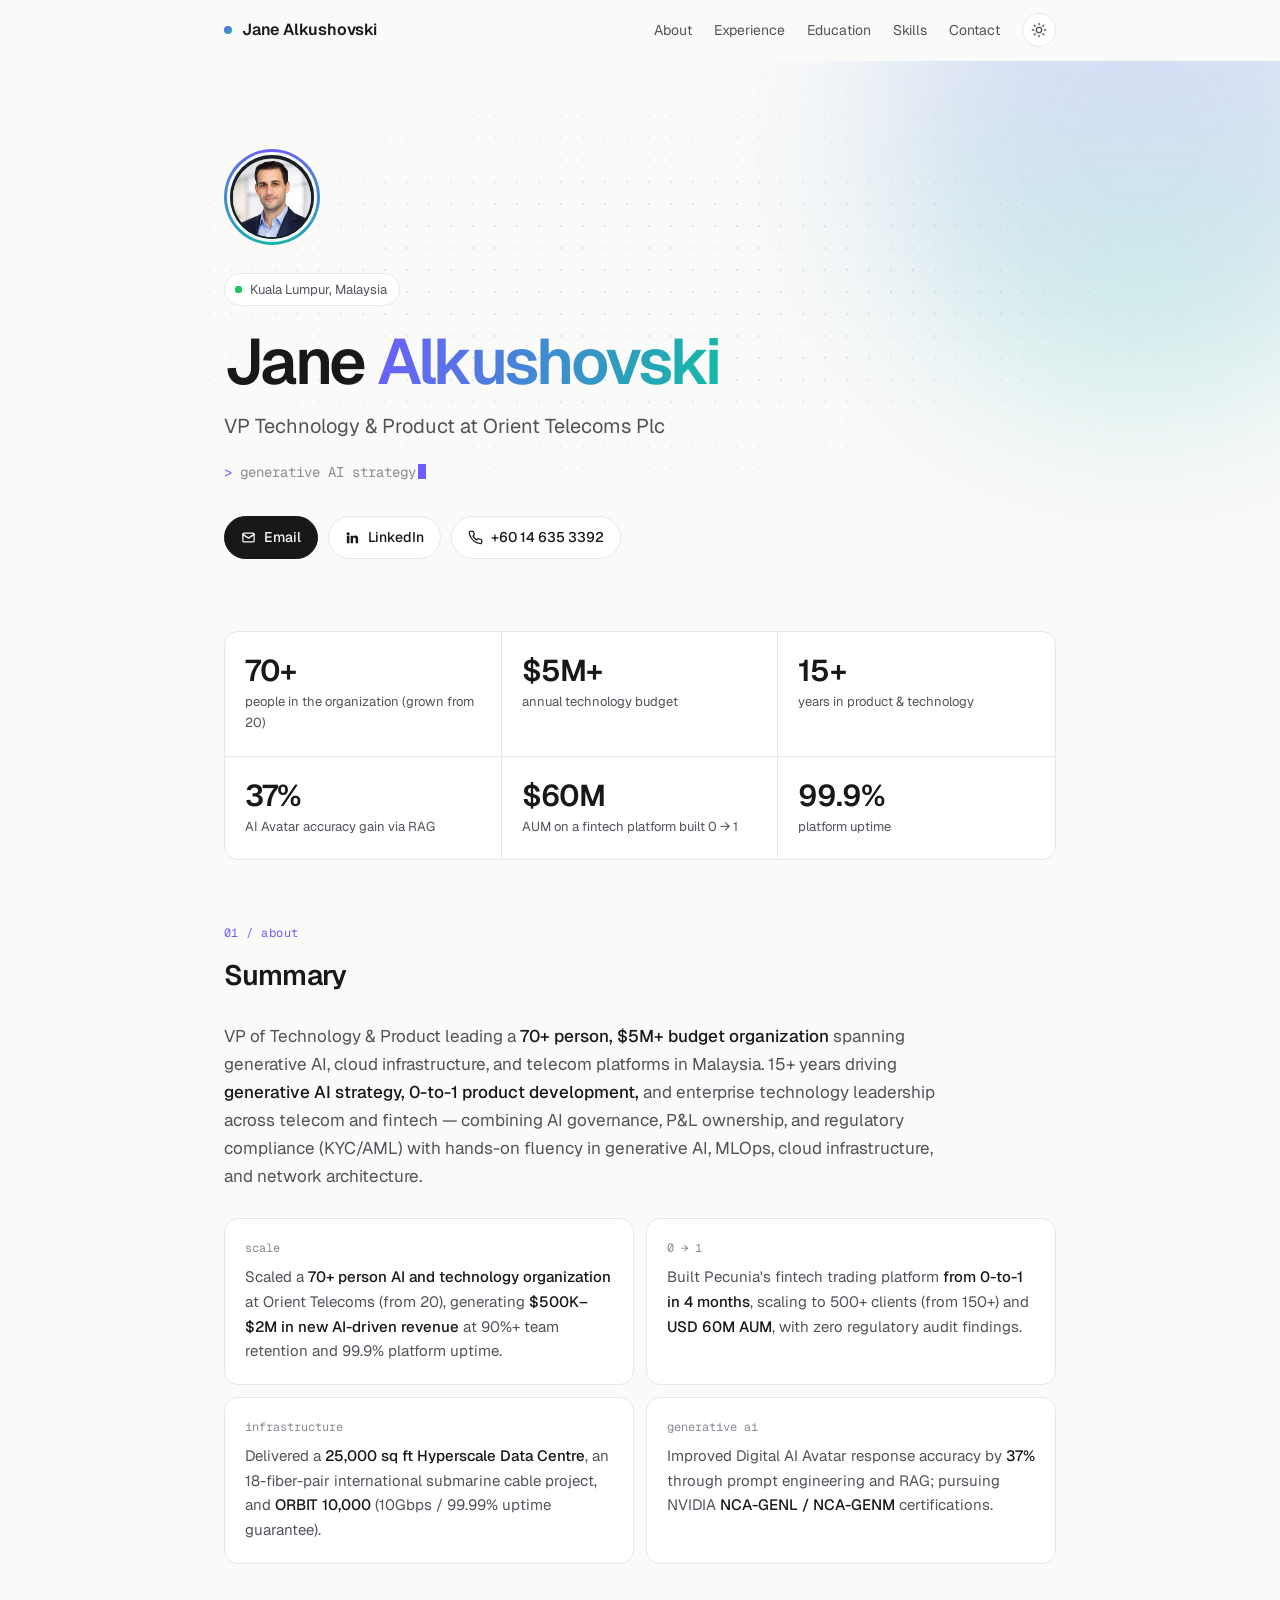
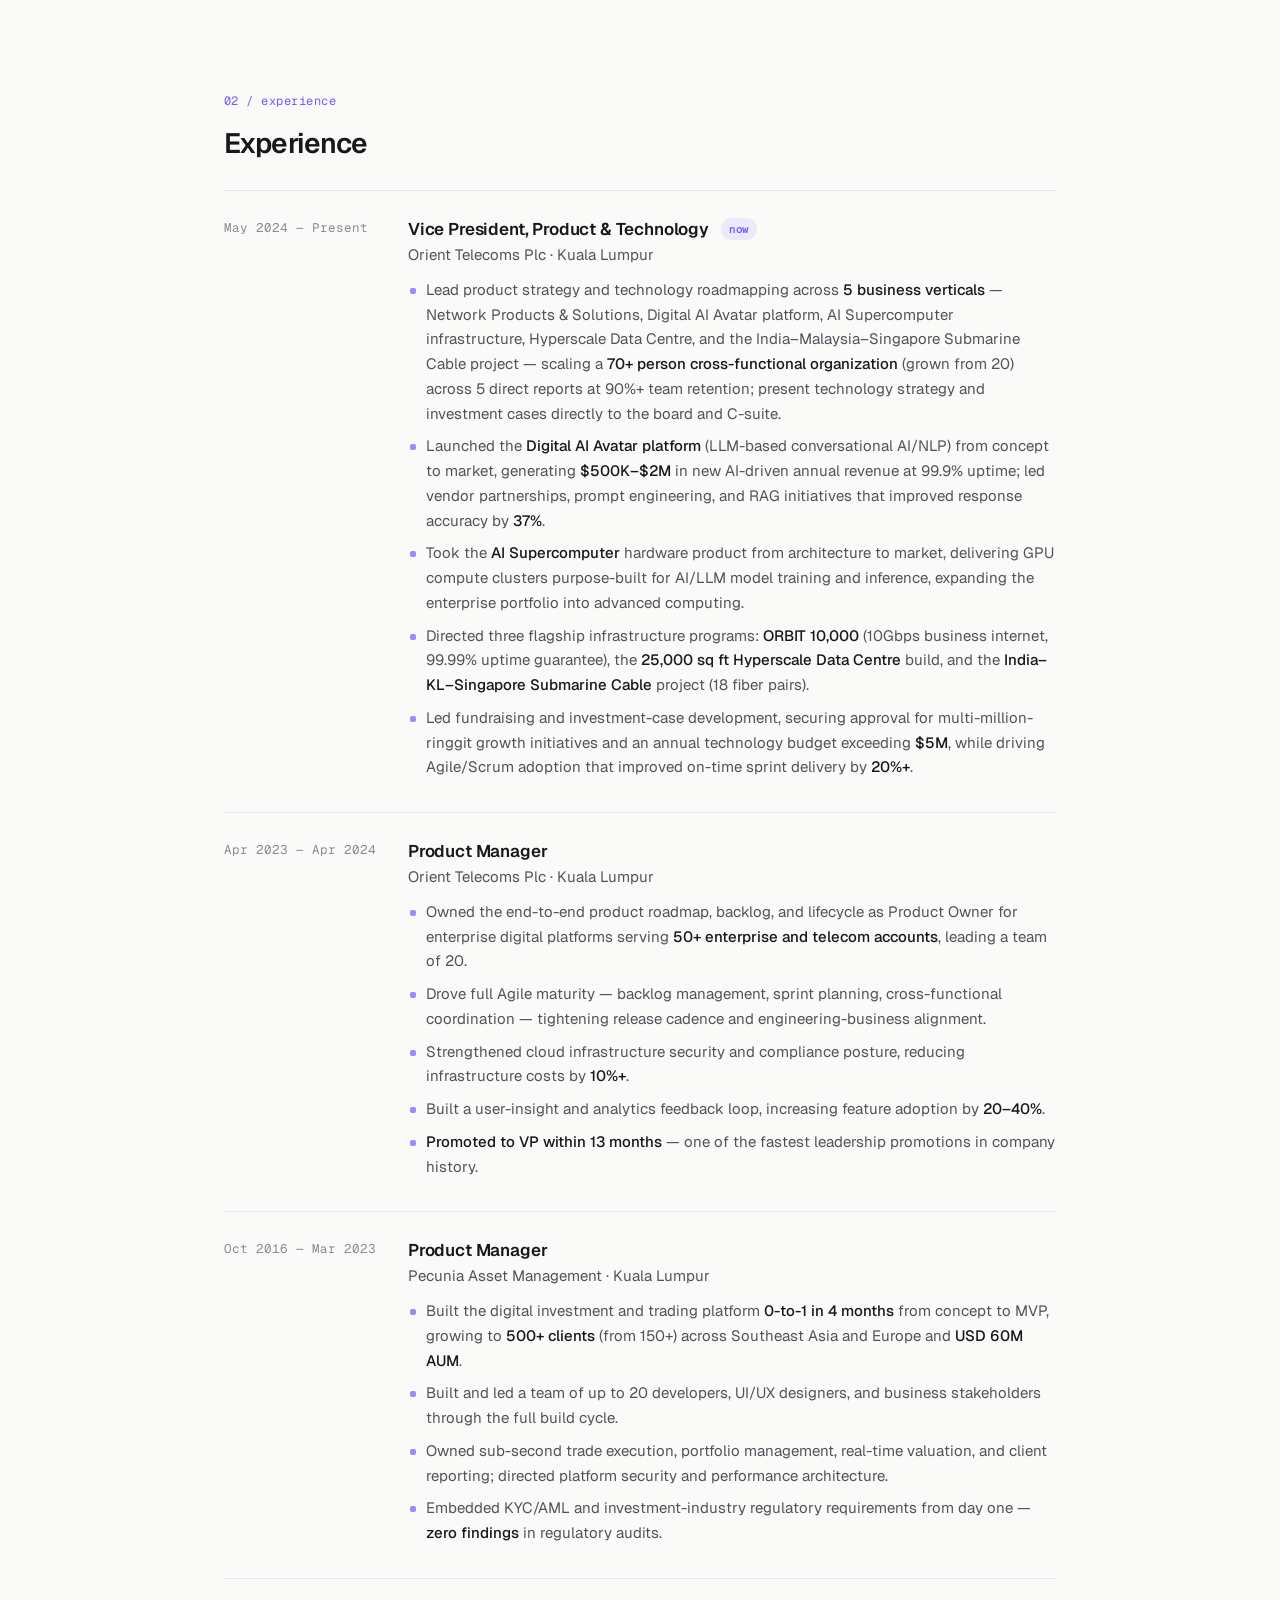
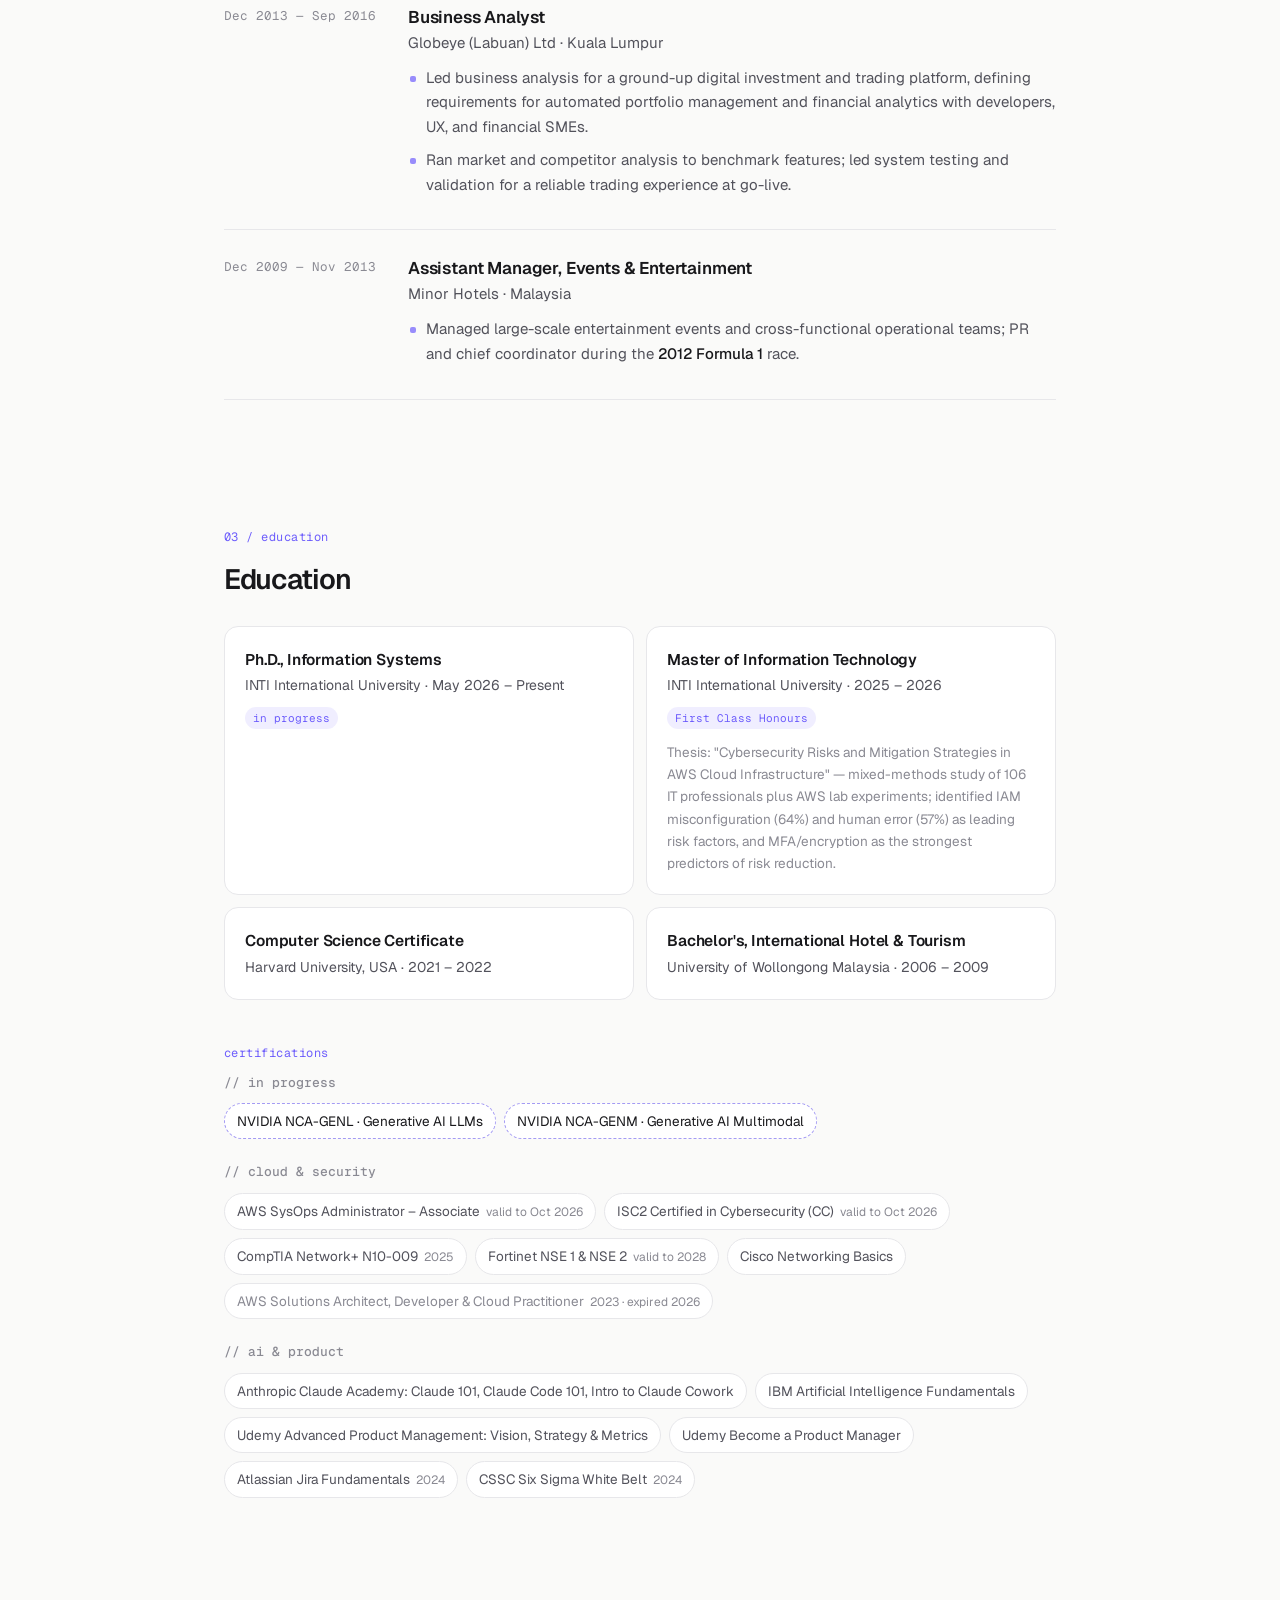
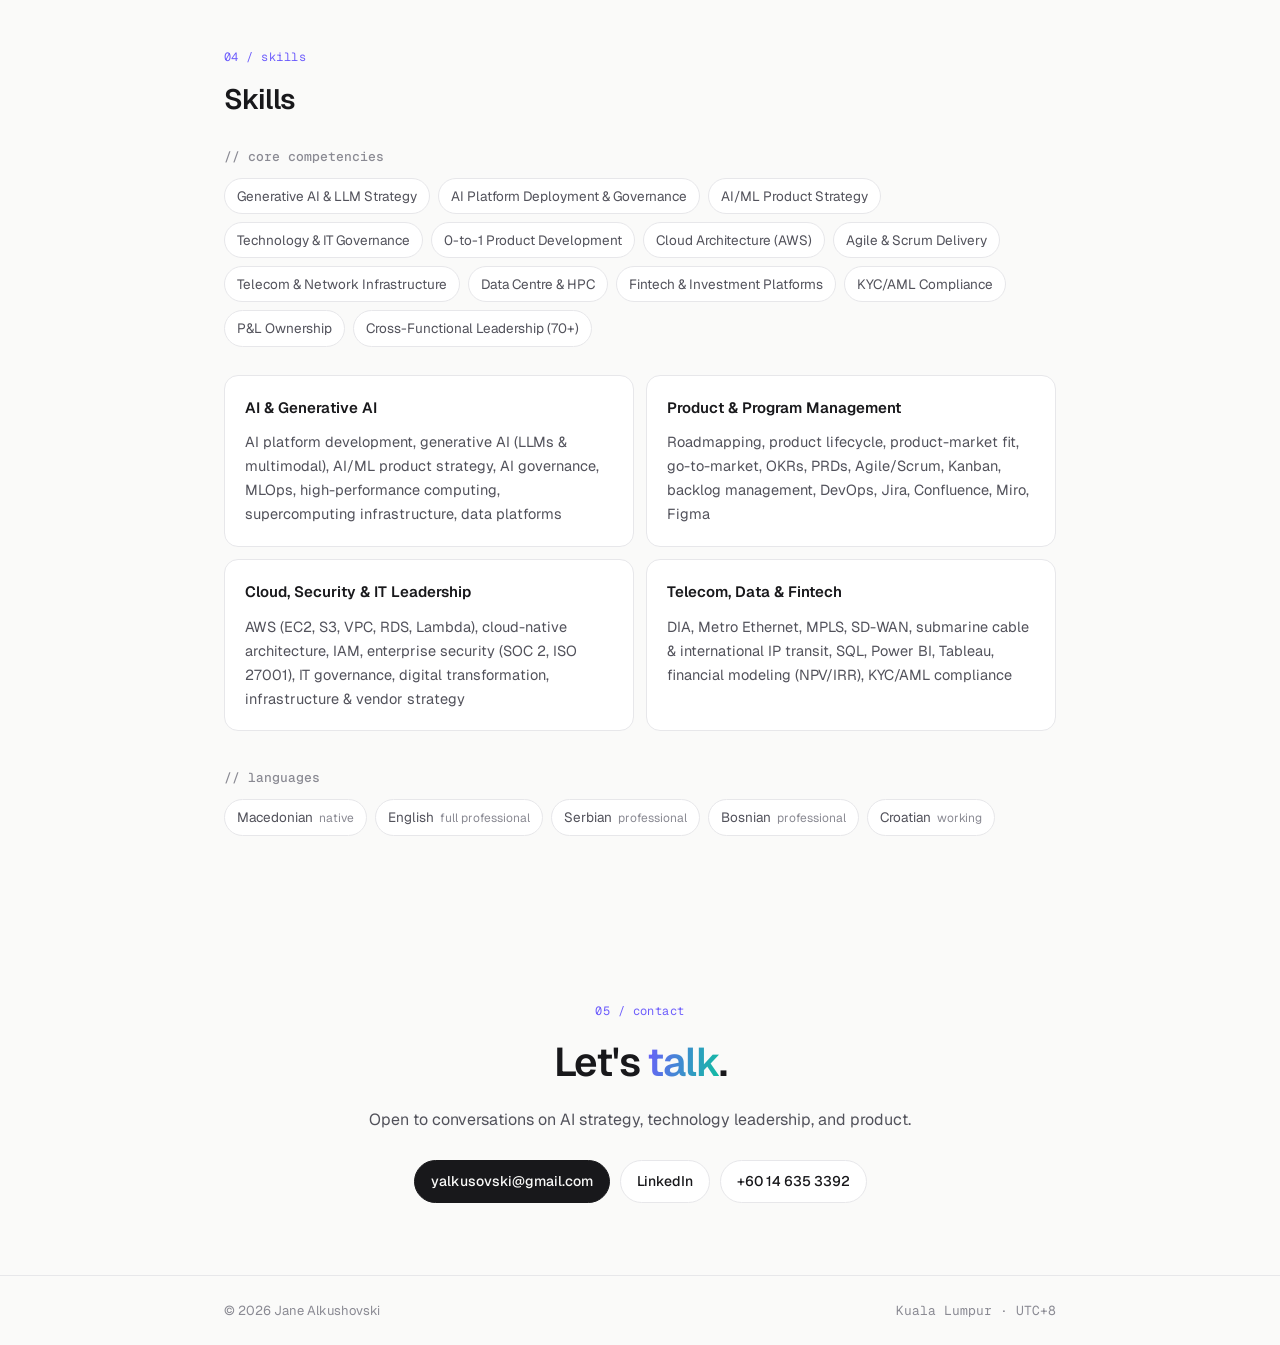
<file: index.html>
<!DOCTYPE html>
<html lang="en">
<head>
<meta charset="UTF-8">
<meta name="viewport" content="width=device-width, initial-scale=1.0">
<title>Jane Alkushovski — VP Technology &amp; Product</title>
<meta name="description" content="Jane Alkushovski — VP Technology & Product at Orient Telecoms. Generative AI strategy, AWS cloud infrastructure, telecom and fintech leadership. Kuala Lumpur, Malaysia.">
<meta property="og:title" content="Jane Alkushovski — VP Technology & Product">
<meta property="og:description" content="Generative AI strategy, AWS cloud infrastructure, telecom and fintech leadership.">
<meta property="og:image" content="https://yalkusovski.github.io/profile.jpg">
<meta property="og:url" content="https://yalkusovski.github.io/">
<script>document.documentElement.classList.add('js');</script>
<link rel="preconnect" href="https://fonts.googleapis.com">
<link rel="preconnect" href="https://fonts.gstatic.com" crossorigin>
<link href="https://fonts.googleapis.com/css2?family=Geist:wght@300;400;500;600;700&family=Geist+Mono:wght@400;500&display=swap" rel="stylesheet">
<style>
  :root {
    --bg: #FAFAF9;
    --surface: #FFFFFF;
    --text: #18181B;
    --text-2: #52525B;
    --text-3: #8A8A93;
    --line: #E7E7EA;
    --accent: #6D5DFC;
    --accent-2: #14B8A6;
    --accent-soft: color-mix(in srgb, var(--accent) 10%, transparent);
    --radius: 14px;
    --ease: cubic-bezier(0.22, 1, 0.36, 1);
    color-scheme: light;
  }
  @media (prefers-color-scheme: dark) {
    :root:not([data-theme="light"]) {
      --bg: #0B0B0E;
      --surface: #131317;
      --text: #EDEDF0;
      --text-2: #A1A1AA;
      --text-3: #6B6B75;
      --line: #23232A;
      --accent: #8B7EFF;
      --accent-2: #2DD4BF;
      color-scheme: dark;
    }
  }
  :root[data-theme="dark"] {
    --bg: #0B0B0E;
    --surface: #131317;
    --text: #EDEDF0;
    --text-2: #A1A1AA;
    --text-3: #6B6B75;
    --line: #23232A;
    --accent: #8B7EFF;
    --accent-2: #2DD4BF;
    color-scheme: dark;
  }

  * { margin: 0; padding: 0; box-sizing: border-box; }
  html { scroll-behavior: smooth; scroll-padding-top: 72px; }
  body {
    background: var(--bg);
    color: var(--text);
    font-family: 'Geist', -apple-system, BlinkMacSystemFont, 'Segoe UI', sans-serif;
    font-size: 16px;
    line-height: 1.65;
    -webkit-font-smoothing: antialiased;
    overflow-x: hidden;
    transition: background 0.3s ease, color 0.3s ease;
  }
  a { color: inherit; }
  .mono { font-family: 'Geist Mono', ui-monospace, monospace; }
  .wrap { max-width: 880px; margin: 0 auto; padding: 0 24px; }

  /* Nav */
  nav {
    position: sticky; top: 0; z-index: 50;
    background: color-mix(in srgb, var(--bg) 80%, transparent);
    backdrop-filter: blur(14px); -webkit-backdrop-filter: blur(14px);
    border-bottom: 1px solid transparent;
    transition: border-color 0.3s ease;
  }
  nav.scrolled { border-bottom-color: var(--line); }
  .nav-inner { display: flex; align-items: center; justify-content: space-between; height: 60px; }
  .brand { font-weight: 600; text-decoration: none; letter-spacing: -0.2px; display: flex; align-items: center; gap: 10px; }
  .brand-dot { width: 8px; height: 8px; border-radius: 50%; background: linear-gradient(135deg, var(--accent), var(--accent-2)); animation: breathe 3s ease-in-out infinite; }
  @keyframes breathe { 50% { transform: scale(1.5); opacity: 0.6; } }
  .nav-links { display: flex; gap: 22px; list-style: none; align-items: center; }
  .nav-links a { text-decoration: none; font-size: 14px; color: var(--text-2); transition: color 0.2s; }
  .nav-links a:hover { color: var(--text); }
  .theme-btn {
    width: 34px; height: 34px; border-radius: 50%;
    border: 1px solid var(--line); background: var(--surface); color: var(--text-2);
    cursor: pointer; display: grid; place-items: center; transition: transform 0.4s var(--ease), color 0.2s;
  }
  .theme-btn:hover { color: var(--text); transform: rotate(30deg); }
  .theme-btn svg { width: 16px; height: 16px; }

  /* Hero */
  .hero { position: relative; padding: 88px 0 72px; overflow: hidden; }
  .hero-bg { position: absolute; inset: 0; pointer-events: none; z-index: 0; }
  .grid-dots {
    position: absolute; inset: 0;
    background-image: radial-gradient(var(--line) 1px, transparent 1px);
    background-size: 22px 22px;
    mask-image: radial-gradient(ellipse 70% 60% at 50% 40%, #000 30%, transparent 75%);
    -webkit-mask-image: radial-gradient(ellipse 70% 60% at 50% 40%, #000 30%, transparent 75%);
  }
  .aurora {
    position: absolute; width: 520px; height: 520px; border-radius: 50%;
    filter: blur(90px); opacity: 0.22; top: -180px; right: -120px;
    background: conic-gradient(from 0deg, var(--accent), var(--accent-2), var(--accent));
    animation: drift 16s ease-in-out infinite alternate;
  }
  @keyframes drift { to { transform: translate(-80px, 60px) rotate(120deg) scale(1.1); } }
  .hero .wrap { position: relative; z-index: 1; }

  .avatar {
    width: 96px; height: 96px; border-radius: 50%; padding: 3px; margin-bottom: 28px;
    background: conic-gradient(from var(--angle, 0deg), var(--accent), var(--accent-2), var(--accent));
    animation: spin 8s linear infinite;
  }
  @property --angle { syntax: '<angle>'; initial-value: 0deg; inherits: false; }
  @keyframes spin { to { --angle: 360deg; } }
  .avatar img { width: 100%; height: 100%; border-radius: 50%; object-fit: cover; display: block; border: 3px solid var(--bg); }

  .status {
    display: inline-flex; align-items: center; gap: 8px;
    font-size: 13px; color: var(--text-2);
    padding: 5px 12px 5px 10px; border: 1px solid var(--line); border-radius: 100px; background: var(--surface);
    margin-bottom: 22px;
  }
  .status .pulse { width: 7px; height: 7px; border-radius: 50%; background: #22C55E; position: relative; }
  .status .pulse::after { content: ''; position: absolute; inset: 0; border-radius: 50%; background: #22C55E; animation: ping 2s ease-out infinite; }
  @keyframes ping { to { transform: scale(2.6); opacity: 0; } }

  h1 { font-size: clamp(40px, 7vw, 64px); font-weight: 600; letter-spacing: -0.04em; line-height: 1.05; margin-bottom: 14px; }
  .gradient-text {
    background: linear-gradient(100deg, var(--accent), var(--accent-2), var(--accent));
    background-size: 200% auto;
    -webkit-background-clip: text; background-clip: text; -webkit-text-fill-color: transparent;
    animation: sheen 6s linear infinite;
  }
  @keyframes sheen { to { background-position: 200% center; } }
  .role { font-size: clamp(17px, 2.4vw, 20px); color: var(--text-2); margin-bottom: 18px; }
  .typer { font-size: 14px; color: var(--text-3); margin-bottom: 32px; min-height: 22px; }
  .typer .prompt { color: var(--accent); }
  .typer .caret { display: inline-block; width: 8px; height: 15px; background: var(--accent); vertical-align: -2px; margin-left: 2px; animation: blink 1s steps(1) infinite; }
  @keyframes blink { 50% { opacity: 0; } }

  .links { display: flex; flex-wrap: wrap; gap: 10px; }
  .btn {
    display: inline-flex; align-items: center; gap: 8px; text-decoration: none;
    font-size: 14px; font-weight: 500; padding: 9px 16px; border-radius: 100px;
    border: 1px solid var(--line); background: var(--surface); color: var(--text);
    transition: transform 0.25s var(--ease), border-color 0.2s, box-shadow 0.25s;
  }
  .btn:hover { transform: translateY(-2px); border-color: var(--accent); box-shadow: 0 6px 20px -8px var(--accent); }
  .btn.primary { background: var(--text); color: var(--bg); border-color: var(--text); }
  .btn svg { width: 15px; height: 15px; }

  /* Stats */
  .stats { display: grid; grid-template-columns: repeat(3, 1fr); border: 1px solid var(--line); border-radius: var(--radius); background: var(--surface); overflow: hidden; }
  .stat { padding: 22px 20px; border-right: 1px solid var(--line); border-bottom: 1px solid var(--line); }
  .stat:nth-child(3n) { border-right: none; }
  .stat:nth-last-child(-n+3) { border-bottom: none; }
  .stat-num { font-size: 30px; font-weight: 600; letter-spacing: -0.03em; line-height: 1.1; }
  .stat-label { font-size: 13px; color: var(--text-2); margin-top: 4px; }

  /* Sections */
  section { padding: 64px 0; }
  .eyebrow { font-family: 'Geist Mono', monospace; font-size: 12px; color: var(--accent); letter-spacing: 0.04em; margin-bottom: 8px; }
  h2 { font-size: 28px; font-weight: 600; letter-spacing: -0.03em; margin-bottom: 24px; }
  .lead { font-size: 17px; color: var(--text-2); max-width: 720px; }
  .lead strong { color: var(--text); font-weight: 500; }

  .highlights { display: grid; grid-template-columns: repeat(2, 1fr); gap: 12px; margin-top: 28px; }
  .card {
    background: var(--surface); border: 1px solid var(--line); border-radius: var(--radius); padding: 20px;
    transition: transform 0.3s var(--ease), border-color 0.2s;
  }
  .card:hover { transform: translateY(-3px); border-color: color-mix(in srgb, var(--accent) 45%, var(--line)); }
  .card .k { font-family: 'Geist Mono', monospace; font-size: 12px; color: var(--text-3); margin-bottom: 6px; }
  .card p { font-size: 15px; color: var(--text-2); }
  .card strong { color: var(--text); font-weight: 500; }

  /* Experience */
  .job { display: grid; grid-template-columns: 160px 1fr; gap: 24px; padding: 24px 0; border-top: 1px solid var(--line); }
  .job:last-child { border-bottom: 1px solid var(--line); }
  .job-date { font-family: 'Geist Mono', monospace; font-size: 12.5px; color: var(--text-3); padding-top: 3px; }
  .job h3 { font-size: 17px; font-weight: 600; letter-spacing: -0.01em; }
  .job .org { color: var(--text-2); font-size: 15px; margin-bottom: 10px; }
  .job ul { list-style: none; }
  .job li { position: relative; padding-left: 18px; color: var(--text-2); font-size: 15px; margin-bottom: 8px; }
  .job li::before { content: ''; position: absolute; left: 2px; top: 10px; width: 6px; height: 6px; border-radius: 2px; background: var(--accent); opacity: 0.7; }
  .job li strong { color: var(--text); font-weight: 500; }
  .job .now { display: inline-block; font-family: 'Geist Mono', monospace; font-size: 11px; color: var(--accent); background: var(--accent-soft); padding: 2px 8px; border-radius: 100px; margin-left: 8px; vertical-align: 2px; }

  /* Lists */
  .two-col { display: grid; grid-template-columns: 1fr 1fr; gap: 12px; }
  .edu h3 { font-size: 15.5px; font-weight: 600; letter-spacing: -0.01em; margin-bottom: 2px; }
  .edu .meta { font-size: 14px; color: var(--text-2); }
  .edu .note { font-size: 13.5px; color: var(--text-3); margin-top: 10px; }
  .tag { display: inline-block; font-family: 'Geist Mono', monospace; font-size: 11px; padding: 2px 8px; border-radius: 100px; margin-top: 10px; background: var(--accent-soft); color: var(--accent); }

  .cert-group { margin-bottom: 22px; }
  .cert-group h4 { font-size: 13px; font-weight: 500; color: var(--text-3); margin-bottom: 10px; font-family: 'Geist Mono', monospace; }
  .chips { display: flex; flex-wrap: wrap; gap: 8px; }
  .chip {
    font-size: 13.5px; padding: 6px 12px; border-radius: 100px;
    border: 1px solid var(--line); background: var(--surface); color: var(--text-2);
    transition: border-color 0.2s, color 0.2s, transform 0.25s var(--ease);
  }
  .chip:hover { border-color: var(--accent); color: var(--text); transform: translateY(-1px); }
  .chip.progress { border-style: dashed; border-color: color-mix(in srgb, var(--accent) 55%, var(--line)); color: var(--text); }
  .chip.muted { color: var(--text-3); }
  .chip small { color: var(--text-3); font-size: 12px; margin-left: 6px; }

  .skills { display: grid; grid-template-columns: 1fr 1fr; gap: 12px; }
  .skills h3 { font-size: 15px; font-weight: 600; margin-bottom: 10px; }
  .skills p { font-size: 14.5px; color: var(--text-2); }

  .langs { display: flex; flex-wrap: wrap; gap: 8px; }

  /* Contact */
  .contact { text-align: center; padding: 80px 0 72px; }
  .contact h2 { font-size: clamp(28px, 5vw, 40px); margin-bottom: 12px; }
  .contact p { color: var(--text-2); margin-bottom: 26px; }
  .contact .links { justify-content: center; }
  footer { border-top: 1px solid var(--line); padding: 24px 0; font-size: 13px; color: var(--text-3); }
  footer .wrap { display: flex; justify-content: space-between; gap: 12px; flex-wrap: wrap; }

  /* Reveal */
  .js .reveal { opacity: 0; transform: translateY(16px); transition: opacity 0.7s var(--ease), transform 0.7s var(--ease); transition-delay: calc(var(--d, 0) * 70ms); }
  .js .reveal.in { opacity: 1; transform: none; }
  .js .hero .reveal { animation: rise 0.8s var(--ease) both; animation-delay: calc(var(--d, 0) * 90ms); opacity: 1; transform: none; transition: none; }
  @keyframes rise { from { opacity: 0; transform: translateY(14px); } }

  @media (max-width: 720px) {
    .nav-links li:not(:last-child) { display: none; }
    .hero { padding: 56px 0 52px; }
    .stats { grid-template-columns: repeat(2, 1fr); }
    .stat:nth-child(3n) { border-right: 1px solid var(--line); }
    .stat:nth-child(2n) { border-right: none; }
    .stat:nth-last-child(-n+3) { border-bottom: 1px solid var(--line); }
    .stat:nth-last-child(-n+2) { border-bottom: none; }
    .highlights, .two-col, .skills { grid-template-columns: 1fr; }
    .job { grid-template-columns: 1fr; gap: 6px; }
    section { padding: 48px 0; }
    .wrap { padding: 0 16px; }
  }
  @media (prefers-reduced-motion: reduce) {
    *, *::before, *::after { animation: none !important; transition: none !important; }
    .js .reveal { opacity: 1; transform: none; }
  }
</style>
</head>
<body>

<nav id="nav">
  <div class="wrap nav-inner">
    <a href="#top" class="brand"><span class="brand-dot"></span>Jane Alkushovski</a>
    <ul class="nav-links">
      <li><a href="#about">About</a></li>
      <li><a href="#experience">Experience</a></li>
      <li><a href="#education">Education</a></li>
      <li><a href="#skills">Skills</a></li>
      <li><a href="#contact">Contact</a></li>
      <li>
        <button class="theme-btn" id="themeBtn" aria-label="Toggle light or dark theme">
          <svg viewBox="0 0 24 24" fill="none" stroke="currentColor" stroke-width="2" stroke-linecap="round" stroke-linejoin="round"><circle cx="12" cy="12" r="4"/><path d="M12 2v2M12 20v2M4.9 4.9l1.4 1.4M17.7 17.7l1.4 1.4M2 12h2M20 12h2M4.9 19.1l1.4-1.4M17.7 6.3l1.4-1.4"/></svg>
        </button>
      </li>
    </ul>
  </div>
</nav>

<header class="hero" id="top">
  <div class="hero-bg"><div class="grid-dots"></div><div class="aurora"></div></div>
  <div class="wrap">
    <div class="avatar reveal" style="--d:0"><img src="profile.jpg" alt="Portrait of Jane Alkushovski" onerror="this.parentElement.style.display='none'"></div>
    <div class="status reveal" style="--d:1"><span class="pulse"></span>Kuala Lumpur, Malaysia</div>
    <h1 class="reveal" style="--d:2">Jane <span class="gradient-text">Alkushovski</span></h1>
    <p class="role reveal" style="--d:3">VP Technology &amp; Product at Orient Telecoms Plc</p>
    <p class="typer mono reveal" style="--d:4" aria-label="Generative AI strategy, AWS cloud infrastructure, telecom and fintech leadership">
      <span class="prompt">&gt;</span> <span id="typed"></span><span class="caret"></span>
    </p>
    <div class="links reveal" style="--d:5">
      <a class="btn primary" href="mailto:yalkusovski@gmail.com">
        <svg viewBox="0 0 24 24" fill="none" stroke="currentColor" stroke-width="2" stroke-linecap="round" stroke-linejoin="round"><rect x="3" y="5" width="18" height="14" rx="2"/><path d="m3 7 9 6 9-6"/></svg>Email
      </a>
      <a class="btn" href="https://linkedin.com/in/yane-a-18303b16b" target="_blank" rel="noopener">
        <svg viewBox="0 0 24 24" fill="currentColor"><path d="M4.98 3.5a2.5 2.5 0 1 1 0 5 2.5 2.5 0 0 1 0-5zM3 9h4v12H3zM9 9h3.8v1.7h.05c.53-1 1.83-2.05 3.77-2.05C20.6 8.65 21 11.2 21 14.5V21h-4v-5.8c0-1.4-.03-3.2-1.95-3.2-1.95 0-2.25 1.52-2.25 3.1V21H9z"/></svg>LinkedIn
      </a>
      <a class="btn" href="tel:+60146353392">
        <svg viewBox="0 0 24 24" fill="none" stroke="currentColor" stroke-width="2" stroke-linecap="round" stroke-linejoin="round"><path d="M22 16.9v3a2 2 0 0 1-2.2 2 19.8 19.8 0 0 1-8.6-3.1 19.5 19.5 0 0 1-6-6A19.8 19.8 0 0 1 2.1 4.2 2 2 0 0 1 4.1 2h3a2 2 0 0 1 2 1.7c.1.9.4 1.8.7 2.7a2 2 0 0 1-.5 2.1L8 9.8a16 16 0 0 0 6 6l1.3-1.3a2 2 0 0 1 2.1-.4c.9.3 1.8.6 2.7.7a2 2 0 0 1 1.7 2z"/></svg>+60 14 635 3392
      </a>
    </div>
  </div>
</header>

<div class="wrap">
  <div class="stats reveal">
    <div class="stat"><div class="stat-num"><span data-count="70">0</span>+</div><div class="stat-label">people in the organization (grown from 20)</div></div>
    <div class="stat"><div class="stat-num">$<span data-count="5">0</span>M+</div><div class="stat-label">annual technology budget</div></div>
    <div class="stat"><div class="stat-num"><span data-count="15">0</span>+</div><div class="stat-label">years in product &amp; technology</div></div>
    <div class="stat"><div class="stat-num"><span data-count="37">0</span>%</div><div class="stat-label">AI Avatar accuracy gain via RAG</div></div>
    <div class="stat"><div class="stat-num">$<span data-count="60">0</span>M</div><div class="stat-label">AUM on a fintech platform built 0 → 1</div></div>
    <div class="stat"><div class="stat-num"><span data-count="99.9" data-decimals="1">0</span>%</div><div class="stat-label">platform uptime</div></div>
  </div>
</div>

<section id="about">
  <div class="wrap">
    <div class="eyebrow reveal">01 / about</div>
    <h2 class="reveal">Summary</h2>
    <p class="lead reveal">
      VP of Technology &amp; Product leading a <strong>70+ person, $5M+ budget organization</strong> spanning generative AI, cloud infrastructure, and telecom platforms in Malaysia. 15+ years driving <strong>generative AI strategy, 0-to-1 product development,</strong> and enterprise technology leadership across telecom and fintech — combining AI governance, P&amp;L ownership, and regulatory compliance (KYC/AML) with hands-on fluency in generative AI, MLOps, cloud infrastructure, and network architecture.
    </p>
    <div class="highlights">
      <div class="card reveal" style="--d:0"><div class="k">scale</div><p>Scaled a <strong>70+ person AI and technology organization</strong> at Orient Telecoms (from 20), generating <strong>$500K–$2M in new AI-driven revenue</strong> at 90%+ team retention and 99.9% platform uptime.</p></div>
      <div class="card reveal" style="--d:1"><div class="k">0 → 1</div><p>Built Pecunia's fintech trading platform <strong>from 0-to-1 in 4 months</strong>, scaling to 500+ clients (from 150+) and <strong>USD 60M AUM</strong>, with zero regulatory audit findings.</p></div>
      <div class="card reveal" style="--d:2"><div class="k">infrastructure</div><p>Delivered a <strong>25,000 sq ft Hyperscale Data Centre</strong>, an 18-fiber-pair international submarine cable project, and <strong>ORBIT 10,000</strong> (10Gbps / 99.99% uptime guarantee).</p></div>
      <div class="card reveal" style="--d:3"><div class="k">generative ai</div><p>Improved Digital AI Avatar response accuracy by <strong>37%</strong> through prompt engineering and RAG; pursuing NVIDIA <strong>NCA-GENL / NCA-GENM</strong> certifications.</p></div>
    </div>
  </div>
</section>

<section id="experience">
  <div class="wrap">
    <div class="eyebrow reveal">02 / experience</div>
    <h2 class="reveal">Experience</h2>

    <div class="job reveal">
      <div class="job-date">May 2024 — Present</div>
      <div>
        <h3>Vice President, Product &amp; Technology <span class="now">now</span></h3>
        <div class="org">Orient Telecoms Plc · Kuala Lumpur</div>
        <ul>
          <li>Lead product strategy and technology roadmapping across <strong>5 business verticals</strong> — Network Products &amp; Solutions, Digital AI Avatar platform, AI Supercomputer infrastructure, Hyperscale Data Centre, and the India–Malaysia–Singapore Submarine Cable project — scaling a <strong>70+ person cross-functional organization</strong> (grown from 20) across 5 direct reports at 90%+ team retention; present technology strategy and investment cases directly to the board and C-suite.</li>
          <li>Launched the <strong>Digital AI Avatar platform</strong> (LLM-based conversational AI/NLP) from concept to market, generating <strong>$500K–$2M</strong> in new AI-driven annual revenue at 99.9% uptime; led vendor partnerships, prompt engineering, and RAG initiatives that improved response accuracy by <strong>37%</strong>.</li>
          <li>Took the <strong>AI Supercomputer</strong> hardware product from architecture to market, delivering GPU compute clusters purpose-built for AI/LLM model training and inference, expanding the enterprise portfolio into advanced computing.</li>
          <li>Directed three flagship infrastructure programs: <strong>ORBIT 10,000</strong> (10Gbps business internet, 99.99% uptime guarantee), the <strong>25,000 sq ft Hyperscale Data Centre</strong> build, and the <strong>India–KL–Singapore Submarine Cable</strong> project (18 fiber pairs).</li>
          <li>Led fundraising and investment-case development, securing approval for multi-million-ringgit growth initiatives and an annual technology budget exceeding <strong>$5M</strong>, while driving Agile/Scrum adoption that improved on-time sprint delivery by <strong>20%+</strong>.</li>
        </ul>
      </div>
    </div>

    <div class="job reveal">
      <div class="job-date">Apr 2023 — Apr 2024</div>
      <div>
        <h3>Product Manager</h3>
        <div class="org">Orient Telecoms Plc · Kuala Lumpur</div>
        <ul>
          <li>Owned the end-to-end product roadmap, backlog, and lifecycle as Product Owner for enterprise digital platforms serving <strong>50+ enterprise and telecom accounts</strong>, leading a team of 20.</li>
          <li>Drove full Agile maturity — backlog management, sprint planning, cross-functional coordination — tightening release cadence and engineering-business alignment.</li>
          <li>Strengthened cloud infrastructure security and compliance posture, reducing infrastructure costs by <strong>10%+</strong>.</li>
          <li>Built a user-insight and analytics feedback loop, increasing feature adoption by <strong>20–40%</strong>.</li>
          <li><strong>Promoted to VP within 13 months</strong> — one of the fastest leadership promotions in company history.</li>
        </ul>
      </div>
    </div>

    <div class="job reveal">
      <div class="job-date">Oct 2016 — Mar 2023</div>
      <div>
        <h3>Product Manager</h3>
        <div class="org">Pecunia Asset Management · Kuala Lumpur</div>
        <ul>
          <li>Built the digital investment and trading platform <strong>0-to-1 in 4 months</strong> from concept to MVP, growing to <strong>500+ clients</strong> (from 150+) across Southeast Asia and Europe and <strong>USD 60M AUM</strong>.</li>
          <li>Built and led a team of up to 20 developers, UI/UX designers, and business stakeholders through the full build cycle.</li>
          <li>Owned sub-second trade execution, portfolio management, real-time valuation, and client reporting; directed platform security and performance architecture.</li>
          <li>Embedded KYC/AML and investment-industry regulatory requirements from day one — <strong>zero findings</strong> in regulatory audits.</li>
        </ul>
      </div>
    </div>

    <div class="job reveal">
      <div class="job-date">Dec 2013 — Sep 2016</div>
      <div>
        <h3>Business Analyst</h3>
        <div class="org">Globeye (Labuan) Ltd · Kuala Lumpur</div>
        <ul>
          <li>Led business analysis for a ground-up digital investment and trading platform, defining requirements for automated portfolio management and financial analytics with developers, UX, and financial SMEs.</li>
          <li>Ran market and competitor analysis to benchmark features; led system testing and validation for a reliable trading experience at go-live.</li>
        </ul>
      </div>
    </div>

    <div class="job reveal">
      <div class="job-date">Dec 2009 — Nov 2013</div>
      <div>
        <h3>Assistant Manager, Events &amp; Entertainment</h3>
        <div class="org">Minor Hotels · Malaysia</div>
        <ul>
          <li>Managed large-scale entertainment events and cross-functional operational teams; PR and chief coordinator during the <strong>2012 Formula 1</strong> race.</li>
        </ul>
      </div>
    </div>
  </div>
</section>

<section id="education">
  <div class="wrap">
    <div class="eyebrow reveal">03 / education</div>
    <h2 class="reveal">Education</h2>
    <div class="two-col">
      <div class="card edu reveal" style="--d:0">
        <h3>Ph.D., Information Systems</h3>
        <div class="meta">INTI International University · May 2026 – Present</div>
        <span class="tag">in progress</span>
      </div>
      <div class="card edu reveal" style="--d:1">
        <h3>Master of Information Technology</h3>
        <div class="meta">INTI International University · 2025 – 2026</div>
        <span class="tag">First Class Honours</span>
        <p class="note">Thesis: "Cybersecurity Risks and Mitigation Strategies in AWS Cloud Infrastructure" — mixed-methods study of 106 IT professionals plus AWS lab experiments; identified IAM misconfiguration (64%) and human error (57%) as leading risk factors, and MFA/encryption as the strongest predictors of risk reduction.</p>
      </div>
      <div class="card edu reveal" style="--d:2">
        <h3>Computer Science Certificate</h3>
        <div class="meta">Harvard University, USA · 2021 – 2022</div>
      </div>
      <div class="card edu reveal" style="--d:3">
        <h3>Bachelor's, International Hotel &amp; Tourism</h3>
        <div class="meta">University of Wollongong Malaysia · 2006 – 2009</div>
      </div>
    </div>

    <div style="margin-top:44px">
      <div class="eyebrow reveal">certifications</div>
      <div class="cert-group reveal">
        <h4>// in progress</h4>
        <div class="chips">
          <span class="chip progress">NVIDIA NCA-GENL · Generative AI LLMs</span>
          <span class="chip progress">NVIDIA NCA-GENM · Generative AI Multimodal</span>
        </div>
      </div>
      <div class="cert-group reveal">
        <h4>// cloud &amp; security</h4>
        <div class="chips">
          <span class="chip">AWS SysOps Administrator – Associate<small>valid to Oct 2026</small></span>
          <span class="chip">ISC2 Certified in Cybersecurity (CC)<small>valid to Oct 2026</small></span>
          <span class="chip">CompTIA Network+ N10-009<small>2025</small></span>
          <span class="chip">Fortinet NSE 1 &amp; NSE 2<small>valid to 2028</small></span>
          <span class="chip">Cisco Networking Basics</span>
          <span class="chip muted">AWS Solutions Architect, Developer &amp; Cloud Practitioner<small>2023 · expired 2026</small></span>
        </div>
      </div>
      <div class="cert-group reveal">
        <h4>// ai &amp; product</h4>
        <div class="chips">
          <span class="chip">Anthropic Claude Academy: Claude 101, Claude Code 101, Intro to Claude Cowork</span>
          <span class="chip">IBM Artificial Intelligence Fundamentals</span>
          <span class="chip">Udemy Advanced Product Management: Vision, Strategy &amp; Metrics</span>
          <span class="chip">Udemy Become a Product Manager</span>
          <span class="chip">Atlassian Jira Fundamentals<small>2024</small></span>
          <span class="chip">CSSC Six Sigma White Belt<small>2024</small></span>
        </div>
      </div>
    </div>
  </div>
</section>

<section id="skills">
  <div class="wrap">
    <div class="eyebrow reveal">04 / skills</div>
    <h2 class="reveal">Skills</h2>
    <div class="cert-group reveal">
      <h4>// core competencies</h4>
      <div class="chips">
        <span class="chip">Generative AI &amp; LLM Strategy</span>
        <span class="chip">AI Platform Deployment &amp; Governance</span>
        <span class="chip">AI/ML Product Strategy</span>
        <span class="chip">Technology &amp; IT Governance</span>
        <span class="chip">0-to-1 Product Development</span>
        <span class="chip">Cloud Architecture (AWS)</span>
        <span class="chip">Agile &amp; Scrum Delivery</span>
        <span class="chip">Telecom &amp; Network Infrastructure</span>
        <span class="chip">Data Centre &amp; HPC</span>
        <span class="chip">Fintech &amp; Investment Platforms</span>
        <span class="chip">KYC/AML Compliance</span>
        <span class="chip">P&amp;L Ownership</span>
        <span class="chip">Cross-Functional Leadership (70+)</span>
      </div>
    </div>
    <div class="skills" style="margin-top:28px">
      <div class="card reveal" style="--d:0"><h3>AI &amp; Generative AI</h3><p>AI platform development, generative AI (LLMs &amp; multimodal), AI/ML product strategy, AI governance, MLOps, high-performance computing, supercomputing infrastructure, data platforms</p></div>
      <div class="card reveal" style="--d:1"><h3>Product &amp; Program Management</h3><p>Roadmapping, product lifecycle, product-market fit, go-to-market, OKRs, PRDs, Agile/Scrum, Kanban, backlog management, DevOps, Jira, Confluence, Miro, Figma</p></div>
      <div class="card reveal" style="--d:2"><h3>Cloud, Security &amp; IT Leadership</h3><p>AWS (EC2, S3, VPC, RDS, Lambda), cloud-native architecture, IAM, enterprise security (SOC 2, ISO 27001), IT governance, digital transformation, infrastructure &amp; vendor strategy</p></div>
      <div class="card reveal" style="--d:3"><h3>Telecom, Data &amp; Fintech</h3><p>DIA, Metro Ethernet, MPLS, SD-WAN, submarine cable &amp; international IP transit, SQL, Power BI, Tableau, financial modeling (NPV/IRR), KYC/AML compliance</p></div>
    </div>
    <div class="cert-group reveal" style="margin-top:36px">
      <h4>// languages</h4>
      <div class="langs">
        <span class="chip">Macedonian<small>native</small></span>
        <span class="chip">English<small>full professional</small></span>
        <span class="chip">Serbian<small>professional</small></span>
        <span class="chip">Bosnian<small>professional</small></span>
        <span class="chip">Croatian<small>working</small></span>
      </div>
    </div>
  </div>
</section>

<section class="contact" id="contact">
  <div class="wrap">
    <div class="eyebrow reveal">05 / contact</div>
    <h2 class="reveal">Let's <span class="gradient-text">talk</span>.</h2>
    <p class="reveal">Open to conversations on AI strategy, technology leadership, and product.</p>
    <div class="links reveal">
      <a class="btn primary" href="mailto:yalkusovski@gmail.com">yalkusovski@gmail.com</a>
      <a class="btn" href="https://linkedin.com/in/yane-a-18303b16b" target="_blank" rel="noopener">LinkedIn</a>
      <a class="btn" href="tel:+60146353392">+60 14 635 3392</a>
    </div>
  </div>
</section>

<footer>
  <div class="wrap">
    <span>© <span id="year">2026</span> Jane Alkushovski</span>
    <span class="mono">Kuala Lumpur · UTC+8</span>
  </div>
</footer>

<script>
  // Theme follows the OS by default; the toggle overrides it and is remembered when storage is available
  (function () {
    const root = document.documentElement;
    try { const saved = localStorage.getItem('theme'); if (saved) root.dataset.theme = saved; } catch (e) {}
    document.getElementById('themeBtn').addEventListener('click', () => {
      const current = root.dataset.theme || (matchMedia('(prefers-color-scheme: dark)').matches ? 'dark' : 'light');
      const next = current === 'dark' ? 'light' : 'dark';
      root.dataset.theme = next;
      try { localStorage.setItem('theme', next); } catch (e) {}
    });
  })();

  document.getElementById('year').textContent = new Date().getFullYear();

  const nav = document.getElementById('nav');
  addEventListener('scroll', () => nav.classList.toggle('scrolled', scrollY > 8), { passive: true });

  const reduceMotion = matchMedia('(prefers-reduced-motion: reduce)').matches;

  // Typewriter
  (function () {
    const el = document.getElementById('typed');
    const phrases = [
      'generative AI strategy',
      'LLM platforms & RAG',
      'AWS cloud infrastructure',
      'telecom & data centres',
      '0 → 1 product leadership'
    ];
    if (reduceMotion) { el.textContent = phrases[0]; return; }
    let p = 0, i = 0, deleting = false;
    (function tick() {
      const word = phrases[p];
      el.textContent = word.slice(0, i);
      if (!deleting && i === word.length) { deleting = true; return setTimeout(tick, 1800); }
      if (deleting && i === 0) { deleting = false; p = (p + 1) % phrases.length; }
      i += deleting ? -1 : 1;
      setTimeout(tick, deleting ? 35 : 70);
    })();
  })();

  // Count-up numbers
  function countUp(el) {
    const target = parseFloat(el.dataset.count);
    const decimals = parseInt(el.dataset.decimals || '0', 10);
    if (reduceMotion) { el.textContent = target.toFixed(decimals); return; }
    const start = performance.now(), dur = 1400;
    (function frame(now) {
      const t = Math.min((now - start) / dur, 1);
      const eased = 1 - Math.pow(1 - t, 3);
      el.textContent = (target * eased).toFixed(decimals);
      if (t < 1) requestAnimationFrame(frame);
    })(start);
  }

  // Scroll reveal
  const io = new IntersectionObserver((entries) => {
    entries.forEach((e) => {
      if (!e.isIntersecting) return;
      e.target.classList.add('in');
      e.target.querySelectorAll('[data-count]').forEach(countUp);
      io.unobserve(e.target);
    });
  }, { threshold: 0.12, rootMargin: '0px 0px -40px 0px' });
  document.querySelectorAll('.reveal').forEach((el) => io.observe(el));
</script>
</body>
</html>
</file>
